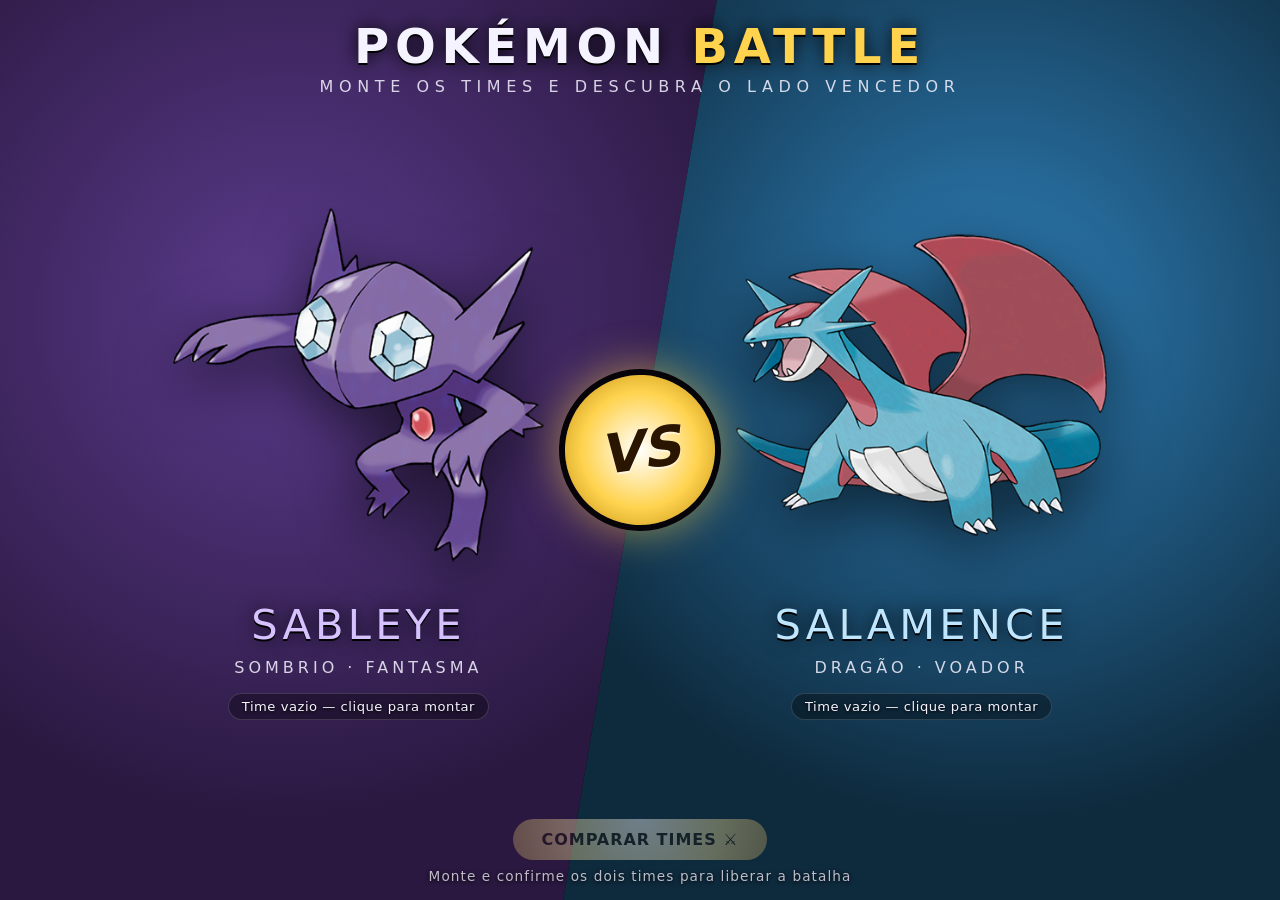
<file: index.html>
<!DOCTYPE html>
<html lang="pt-BR">
<head>
  <meta charset="UTF-8">
  <meta name="viewport" content="width=device-width, initial-scale=1.0">
  <title>Pokémon Battle — Escolha seu lado</title>
  <link rel="stylesheet" href="css/style.css">
</head>
<body class="versus-page">
  <header class="topbar">
    <h1 class="topbar__title">Pokémon <span>Battle</span></h1>
    <p class="topbar__subtitle">Monte os times e descubra o lado vencedor</p>
  </header>

  <main class="versus" aria-label="Seleção de lado">
    <!-- Lado esquerdo: Sableye -->
    <button class="side side--sableye" type="button" data-target="builder.html?side=sableye" data-side="sableye" aria-label="Montar time do Sableye">
      <span class="side__glow" aria-hidden="true"></span>
      <figure class="side__figure">
        <img class="side__sprite side__sprite--base" src="Sableye/302.png" alt="Sableye, Pokémon do tipo Sombrio/Fantasma">
      </figure>
      <span class="side__name">Sableye</span>
      <span class="side__type">Sombrio · Fantasma</span>
      <span class="side__summary" data-summary="sableye">Time vazio — clique para montar</span>
    </button>

    <!-- Selo central -->
    <div class="vs-badge" aria-hidden="true">
      <span class="vs-badge__text">VS</span>
    </div>

    <!-- Lado direito: Salamence -->
    <button class="side side--salamence" type="button" data-target="builder.html?side=salamence" data-side="salamence" aria-label="Montar time do Salamence">
      <span class="side__glow" aria-hidden="true"></span>
      <figure class="side__figure">
        <img class="side__sprite side__sprite--base" src="Salamence/373.png" alt="Salamence, Pokémon do tipo Dragão/Voador">
      </figure>
      <span class="side__name">Salamence</span>
      <span class="side__type">Dragão · Voador</span>
      <span class="side__summary" data-summary="salamence">Time vazio — clique para montar</span>
    </button>
  </main>

  <footer class="bottombar">
    <button id="compare-btn" class="compare-btn" type="button" disabled>Comparar times ⚔️</button>
    <button id="reset-btn" class="reset-btn" type="button" hidden>Limpar tudo</button>
    <p class="bottombar__hint" id="compare-hint">Monte e confirme os dois times para liberar a batalha</p>
  </footer>

  <!-- Overlay de resultado (placar + vencedor + justificativa) -->
  <section class="result" id="result" hidden aria-labelledby="result-title" aria-modal="true" role="dialog">
    <div class="result__card">
      <button class="result__close" id="result-close" type="button" aria-label="Fechar">&times;</button>
      <h2 class="result__title" id="result-title">Resultado da batalha</h2>
      <p class="result__winner" id="result-winner"></p>
      <div class="result__board" id="result-board"></div>
      <p class="result__why" id="result-why"></p>
    </div>
  </section>

  <!-- Dados e lógica (ordem importa; sem ES modules p/ rodar via file://) -->
  <script src="js/data/typechart.js"></script>
  <script src="js/data/pokedex.js"></script>
  <script src="js/lib/model.js"></script>
  <script src="js/lib/stats.js"></script>
  <script src="js/lib/types.js"></script>
  <script src="js/lib/storage.js"></script>
  <script src="js/lib/compare.js"></script>
  <script src="js/main.js"></script>
</body>
</html>
</file>
<file: css/style.css>
/* ============================================================
   Pokémon Battle — Tela de Versus
   Variáveis globais de tema
   ============================================================ */
:root {
  /* Sableye — roxo/fantasma com gema vermelha */
  --sableye-dark: #2a1840;
  --sableye-mid: #5b3b8c;
  --sableye-accent: #e23b5a;

  /* Salamence — azul dragão com asas carmim */
  --salamence-dark: #0e2a3d;
  --salamence-mid: #2e7fb8;
  --salamence-accent: #9e2b32;

  --ink: #f5f3ff;
  --vs-gold: #ffd34e;

  --ease: cubic-bezier(0.22, 1, 0.36, 1);
}

* { margin: 0; padding: 0; box-sizing: border-box; }

html, body { height: 100%; }

body {
  font-family: "Trebuchet MS", "Segoe UI", system-ui, sans-serif;
  color: var(--ink);
  background: #060309;
  overflow: hidden;
}

/* ============================================================
   Barra superior / inferior
   ============================================================ */
.topbar {
  position: fixed;
  top: 0; left: 0; right: 0;
  z-index: 30;
  text-align: center;
  padding: clamp(0.6rem, 2vh, 1.4rem) 1rem;
  pointer-events: none;
}

.topbar__title {
  font-size: clamp(1.6rem, 5vw, 3rem);
  letter-spacing: 0.12em;
  text-transform: uppercase;
  text-shadow: 0 0 18px rgba(0, 0, 0, 0.9), 0 2px 0 #000;
}

.topbar__title span { color: var(--vs-gold); }

.topbar__subtitle {
  margin-top: 0.2rem;
  font-size: clamp(0.7rem, 1.6vw, 1rem);
  letter-spacing: 0.35em;
  text-transform: uppercase;
  opacity: 0.85;
}

.bottombar {
  position: fixed;
  bottom: 0; left: 0; right: 0;
  z-index: 30;
  text-align: center;
  padding: 0.7rem 1rem 1rem;
  display: flex;
  flex-direction: column;
  align-items: center;
  gap: 0.5rem;
  pointer-events: none;
}

.bottombar__hint {
  font-size: clamp(0.65rem, 1.5vw, 0.85rem);
  letter-spacing: 0.08em;
  color: rgba(245, 243, 255, 0.75);
  text-shadow: 0 1px 4px #000;
}

/* Botões do rodapé precisam receber clique (rodapé é pointer-events:none) */
.compare-btn, .reset-btn { pointer-events: auto; }

.compare-btn {
  font: inherit;
  font-weight: 800;
  letter-spacing: 0.06em;
  text-transform: uppercase;
  color: #2a1500;
  background: radial-gradient(circle at 50% 0%, #fff, var(--vs-gold) 60%, #d39a1a 100%);
  border: none;
  border-radius: 999px;
  padding: 0.7rem 1.8rem;
  cursor: pointer;
  box-shadow: 0 6px 22px rgba(255, 211, 78, 0.45);
  transition: transform 0.12s var(--ease), filter 0.2s, opacity 0.2s;
}
.compare-btn:hover:not(:disabled) { transform: translateY(-2px) scale(1.03); filter: brightness(1.05); }
.compare-btn:active:not(:disabled) { transform: scale(0.97); }
.compare-btn:disabled { opacity: 0.4; cursor: not-allowed; filter: grayscale(0.5); box-shadow: none; }

.reset-btn {
  font: inherit;
  font-size: 0.78rem;
  color: rgba(245, 243, 255, 0.8);
  background: transparent;
  border: 1px solid var(--line, rgba(255,255,255,0.25));
  border-radius: 999px;
  padding: 0.3rem 0.9rem;
  cursor: pointer;
}
.reset-btn:hover { background: rgba(255, 255, 255, 0.12); }

/* Resumo do time dentro de cada lado */
.side__summary {
  margin-top: 0.4rem;
  font-size: clamp(0.62rem, 1.5vw, 0.82rem);
  letter-spacing: 0.04em;
  max-width: 80%;
  padding: 0.3rem 0.8rem;
  border-radius: 999px;
  background: rgba(0, 0, 0, 0.35);
  border: 1px solid rgba(255, 255, 255, 0.15);
  text-shadow: 0 1px 3px #000;
}
.side__summary--ready {
  background: rgba(255, 211, 78, 0.18);
  border-color: rgba(255, 211, 78, 0.55);
  font-weight: 700;
}

/* ============================================================
   Arena de versus — divisão diagonal
   ============================================================ */
.versus {
  position: relative;
  display: flex;
  height: 100vh;
  width: 100%;
}

.side {
  position: relative;
  flex: 1;
  border: none;
  cursor: pointer;
  color: var(--ink);
  font-family: inherit;
  overflow: hidden;
  display: flex;
  flex-direction: column;
  align-items: center;
  justify-content: center;
  gap: 0.6rem;
  transition: flex 0.5s var(--ease);
}

/* Corte diagonal: cada lado avança sobre o outro */
.side--sableye {
  background: radial-gradient(circle at 40% 35%, var(--sableye-mid), var(--sableye-dark) 70%);
  clip-path: polygon(0 0, 100% 0, calc(100% - 12vw) 100%, 0 100%);
  margin-right: -6vw;
}

.side--salamence {
  background: radial-gradient(circle at 60% 35%, var(--salamence-mid), var(--salamence-dark) 70%);
  clip-path: polygon(12vw 0, 100% 0, 100% 100%, 0 100%);
  margin-left: -6vw;
}

/* Lado em destaque cresce e clareia */
.versus:hover .side { flex: 0.85; }
.versus .side:hover { flex: 1.3; }
.side:hover { filter: brightness(1.15) saturate(1.2); z-index: 10; }
.side:focus-visible { outline: 3px dashed var(--vs-gold); outline-offset: -10px; }

/* Brilho radial que aparece no hover */
.side__glow {
  position: absolute;
  inset: 0;
  opacity: 0;
  transition: opacity 0.4s var(--ease);
  pointer-events: none;
}
.side--sableye .side__glow { box-shadow: inset 0 0 200px 40px var(--sableye-accent); }
.side--salamence .side__glow { box-shadow: inset 0 0 200px 40px var(--salamence-accent); }
.side:hover .side__glow { opacity: 0.55; }

/* ============================================================
   Sprites — troca normal -> mega no hover
   ============================================================ */
.side__figure {
  position: relative;
  width: clamp(180px, 32vw, 420px);
  height: clamp(180px, 32vw, 420px);
  display: grid;
  place-items: center;
}

.side__sprite {
  grid-area: 1 / 1;
  max-width: 100%;
  max-height: 100%;
  object-fit: contain;
  filter: drop-shadow(0 18px 30px rgba(0, 0, 0, 0.6));
  transition: opacity 0.45s var(--ease), transform 0.45s var(--ease);
}

.side__sprite--mega { opacity: 0; transform: scale(0.85); }

.side:hover .side__sprite--base { opacity: 0; transform: scale(1.05); }
.side:hover .side__sprite--mega { opacity: 1; transform: scale(1.08); }

/* ============================================================
   Nome e tipo
   ============================================================ */
.side__name {
  font-size: clamp(1.4rem, 4vw, 2.6rem);
  text-transform: uppercase;
  letter-spacing: 0.1em;
  text-shadow: 0 2px 0 #000, 0 0 18px rgba(0, 0, 0, 0.8);
}

.side--sableye .side__name { color: #d6c2ff; }
.side--salamence .side__name { color: #bfe6ff; }

.side__type {
  font-size: clamp(0.7rem, 1.8vw, 1rem);
  letter-spacing: 0.25em;
  text-transform: uppercase;
  opacity: 0.85;
}

/* ============================================================
   Selo VS central
   ============================================================ */
.vs-badge {
  position: absolute;
  top: 50%; left: 50%;
  transform: translate(-50%, -50%) rotate(-8deg);
  z-index: 20;
  width: clamp(80px, 14vw, 150px);
  height: clamp(80px, 14vw, 150px);
  display: grid;
  place-items: center;
  background: radial-gradient(circle, #fff 0%, var(--vs-gold) 55%, #b8860b 100%);
  border-radius: 50%;
  box-shadow: 0 0 0 6px #060309, 0 0 40px 8px rgba(255, 211, 78, 0.5);
  pointer-events: none;
  animation: vs-pulse 1.8s ease-in-out infinite;
}

.vs-badge__text {
  font-size: clamp(1.8rem, 6vw, 3.4rem);
  font-weight: 900;
  font-style: italic;
  color: #2a1500;
  text-shadow: 0 2px 0 rgba(255, 255, 255, 0.6);
}

@keyframes vs-pulse {
  0%, 100% { transform: translate(-50%, -50%) rotate(-8deg) scale(1); }
  50%      { transform: translate(-50%, -50%) rotate(-8deg) scale(1.08); }
}

/* Animação ao confirmar a escolha (disparada via JS) */
.side.is-chosen { animation: chosen-flash 0.6s var(--ease) forwards; }
.versus.is-leaving .side:not(.is-chosen) { opacity: 0.15; filter: grayscale(1); }

@keyframes chosen-flash {
  0%   { filter: brightness(1.15); }
  40%  { filter: brightness(2.4) saturate(1.5); }
  100% { filter: brightness(1.3); transform: scale(1.02); }
}

/* ============================================================
   Overlay de resultado (placar)
   ============================================================ */
.result {
  position: fixed;
  inset: 0;
  z-index: 50;
  display: grid;
  place-items: center;
  background: rgba(0, 0, 0, 0.75);
  padding: 1rem;
  overflow-y: auto;
}
.result[hidden] { display: none; }

.result__card {
  width: min(720px, 100%);
  background: linear-gradient(160deg, #1a1230, #0c0818);
  border: 1px solid rgba(255, 255, 255, 0.16);
  border-radius: 18px;
  padding: clamp(1.2rem, 4vw, 2rem);
  position: relative;
  box-shadow: 0 30px 80px rgba(0, 0, 0, 0.6);
}
.result__close {
  position: absolute;
  top: 0.6rem; right: 0.8rem;
  background: transparent; border: none;
  color: var(--ink); font-size: 1.8rem; line-height: 1; cursor: pointer;
}
.result__title {
  text-align: center;
  font-size: clamp(1.1rem, 3vw, 1.6rem);
  letter-spacing: 0.06em;
  text-transform: uppercase;
  opacity: 0.85;
}
.result__winner {
  text-align: center;
  font-size: clamp(1.4rem, 5vw, 2.4rem);
  font-weight: 900;
  margin: 0.5rem 0 1.2rem;
  text-shadow: 0 2px 0 #000;
}
.result__winner--sableye { color: #d6b8ff; }
.result__winner--salamence { color: #bfe6ff; }

.result__board {
  display: grid;
  grid-template-columns: 1fr 1fr;
  gap: 1rem;
}
.score-col {
  border: 1px solid rgba(255, 255, 255, 0.14);
  border-radius: 14px;
  padding: 1rem;
  background: rgba(255, 255, 255, 0.04);
}
.score-col--sableye { border-top: 4px solid var(--sableye-mid); }
.score-col--salamence { border-top: 4px solid var(--salamence-mid); }
.score-col--win {
  background: rgba(255, 211, 78, 0.1);
  box-shadow: inset 0 0 0 1px rgba(255, 211, 78, 0.4);
}
.score-col h3 {
  text-align: center;
  text-transform: uppercase;
  letter-spacing: 0.06em;
  font-size: 1.1rem;
}
.score-col__total {
  text-align: center;
  font-size: 1.6rem;
  font-weight: 900;
  color: var(--vs-gold);
  margin: 0.2rem 0 0.8rem;
}
.score-line {
  display: flex;
  justify-content: space-between;
  gap: 0.5rem;
  font-size: 0.84rem;
  padding: 0.3rem 0;
  border-top: 1px solid rgba(255, 255, 255, 0.08);
}
.score-line span { opacity: 0.8; }

.result__why {
  margin-top: 1.2rem;
  padding: 0.9rem 1.1rem;
  background: rgba(255, 255, 255, 0.06);
  border-left: 3px solid var(--vs-gold);
  border-radius: 8px;
  font-size: 0.92rem;
  line-height: 1.5;
}

/* ============================================================
   Responsivo — empilha na vertical no mobile
   ============================================================ */
@media (max-width: 720px) {
  body { overflow-y: auto; }
  .versus { flex-direction: column; height: auto; min-height: 100vh; }

  .side {
    width: 100%;
    min-height: 46vh;
    margin: 0 !important;
  }

  /* corte diagonal na horizontal */
  .side--sableye {
    clip-path: polygon(0 0, 100% 0, 100% calc(100% - 8vh), 0 100%);
    margin-bottom: -4vh !important;
  }
  .side--salamence {
    clip-path: polygon(0 8vh, 100% 0, 100% 100%, 0 100%);
  }

  .versus:hover .side,
  .versus .side:hover { flex: 1; }

  .vs-badge { animation: none; }

  /* placar empilha no mobile */
  .result__board { grid-template-columns: 1fr; }
}

/* Acessibilidade: respeita quem prefere menos movimento */
@media (prefers-reduced-motion: reduce) {
  *, *::before, *::after { animation: none !important; transition: none !important; }
}
</file>
